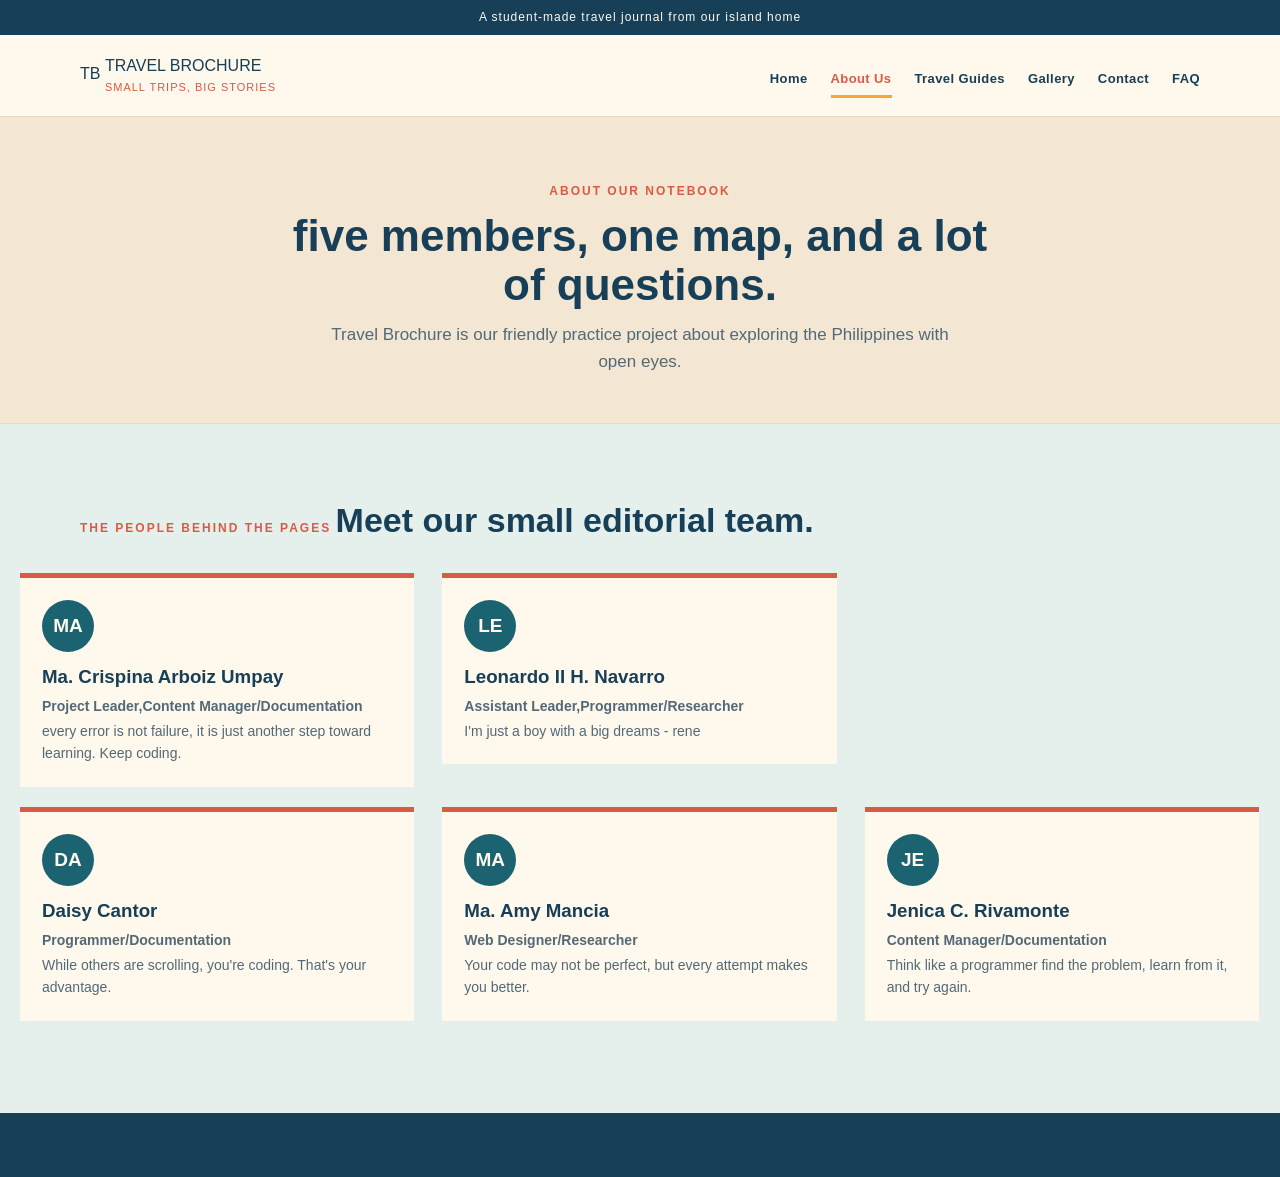
<file: about.html>
<!DOCTYPE html>
<html lang="en">
<head>
  <meta charset="UTF-8">
  <meta name="viewport" content="width=device-width, initial-scale=1.0">
  <title>About Us | Travel Brochure</title>
  <link rel="stylesheet" href="style.css">
  <link rel="icon" href="favicon.svg">
</head>
<body>
  <div class="top-strip">A student-made travel journal from our island home</div>
  <header class="site-header">
    <div class="header-inner">
      <a class="brand" href="index.html">
        <span class="brand-mark-big">TB</span>
        <span class="brand-copy"><span class="brand-name-big">TRAVEL BROCHURE</span><span class="brand-tagline">small trips, big stories</span></span>
      </a>
      <button class="menu-button" id="menu-button" type="button">Menu</button>
      <nav class="main-nav" id="main-nav" aria-label="Main navigation">
        <a href="index.html">Home</a><a href="about.html" class="active">About Us</a><a href="destinations.html">Travel Guides</a><a href="gallery.html">Gallery</a><a href="contact.html">Contact</a><a href="faq.html">FAQ</a>
      </nav>
    </div>
  </header>

  <main>
    <section class="page-intro">
      <span class="page-kicker">About our notebook</span>
      <h1 class="huge-title">five members, one map, and a lot of questions.</h1>
      <p>Travel Brochure is our friendly practice project about exploring the Philippines with open eyes.</p>
    </section>

    <section class="section section-tint">
      <div class="section-heading">
        <span class="eyebrow">The people behind the pages</span>
        <h2>Meet our small editorial team.</h2>
      </div>
      <!-- Team Card with Profile Picture Example -->
       <div class="team-card">
        <span class="initial">MA</span>
        <h3>Ma. Crispina Arboiz Umpay</h3>
        <p><strong>Project Leader,Content Manager/Documentation</strong></p>
        <p>every error is not failure, it is just another step toward learning. Keep coding.</p>
      </div>
      <div class="team-card">
        <span class="initial">LE</span>
        <h3>Leonardo II H. Navarro</h3>
        <p><strong>Assistant Leader,Programmer/Researcher</strong></p>
        <p>I'm just a boy with a big dreams - rene</p>
      </div>
      <div class="team-card">
        <span class="initial">DA</span>
        <h3>Daisy Cantor</h3>
        <p><strong>Programmer/Documentation</strong></p>
        <p>While others are scrolling, you're coding. That's your advantage.</p>
      </div>
      <div class="team-card">
        <span class="initial">MA</span>
        <h3>Ma. Amy Mancia </h3>
        <p><strong>Web Designer/Researcher</strong></p>
        <p>Your code may not be perfect, but every attempt makes you better.</p>
      </div>
      <div class="team-card">
        <span class="initial">JE</span>
        <h3>Jenica C. Rivamonte</h3>
        <p><strong>Content Manager/Documentation</strong></p>
        <p>Think like a programmer find the problem, learn from it, and try again.</p>
      </div>
    </section>

  <footer class="site-footer">
  </footer>
  <script src="script.js"></script>
</body>
</html>
</file>
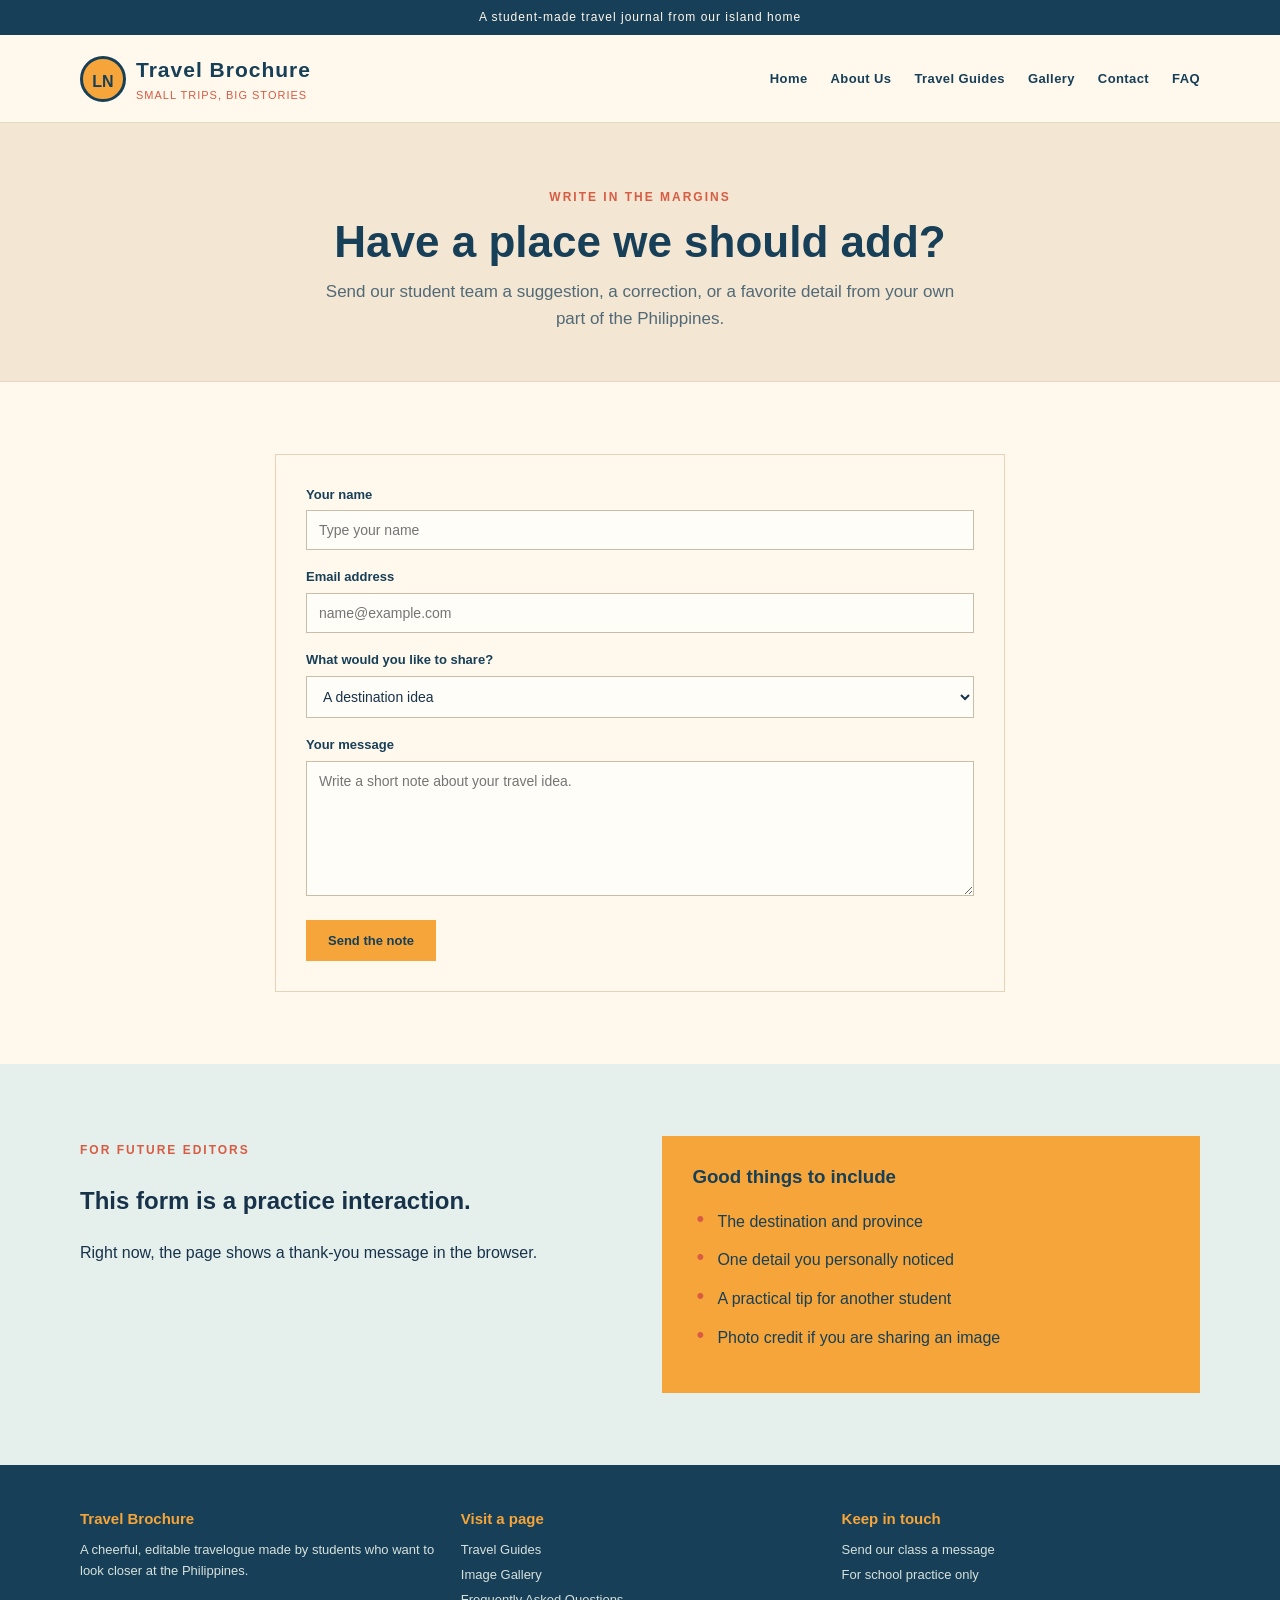
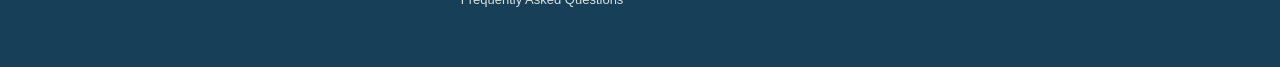
<file: contact.html>
<!DOCTYPE html>
<html lang="en">
<head>
  <meta charset="UTF-8">
  <meta name="viewport" content="width=device-width, initial-scale=1.0">
  <title>Contact | Travel Brochure</title>
  <link rel="stylesheet" href="style.css">
  <link rel="icon" href="favicon.svg">
</head>
<body>
  <div class="top-strip">A student-made travel journal from our island home</div>
  <header class="site-header">
    <div class="header-inner">
      <a class="brand" href="index.html"><span class="brand-mark">LN</span><span class="brand-copy"><span class="brand-name">Travel Brochure</span><span class="brand-tagline">small trips, big stories</span></span></a>
      <button class="menu-button" id="menu-button" type="button">Menu</button>
      <nav class="main-nav" id="main-nav" aria-label="Main navigation">
        <a href="index.html">Home</a><a href="about.html">About Us</a><a href="destinations.html">Travel Guides</a><a href="gallery.html">Gallery</a><a href="contact.html">Contact</a><a href="faq.html">FAQ</a>
      </nav>
    </div>
  </header>

  <main>
    <section class="page-intro">
      <span class="page-kicker">Write in the margins</span>
      <h1>Have a place we should add?</h1>
      <p>Send our student team a suggestion, a correction, or a favorite detail from your own part of the Philippines.</p>
    </section>

    <section class="section">
      <div class="form-card">
        <form id="contact-form">
          <div class="form-row">
            <label for="visitor-name">Your name</label>
            <input id="visitor-name" name="visitor-name" type="text" placeholder="Type your name" required>
          </div>
          <div class="form-row">
            <label for="visitor-email">Email address</label>
            <input id="visitor-email" name="visitor-email" type="email" placeholder="name@example.com" required>
          </div>
          <div class="form-row">
            <label for="topic">What would you like to share?</label>
            <select id="topic" name="topic">
              <option value="destination">A destination idea</option>
              <option value="photo">A photo suggestion</option>
              <option value="correction">A correction</option>
              <option value="school">A school project question</option>
            </select>
          </div>
          <div class="form-row">
            <label for="visitor-message">Your message</label>
            <textarea id="visitor-message" name="visitor-message" placeholder="Write a short note about your travel idea." required></textarea>
          </div>
          <button class="button" type="submit">Send the note</button>
          <div class="form-message" id="form-message" role="status"></div>
        </form>
      </div>
    </section>

    <section class="section section-tint">
      <div class="two-column">
        <div class="column">
          <span class="eyebrow">For future editors</span>
          <h2>This form is a practice interaction.</h2>
          <p>Right now, the page shows a thank-you message in the browser.</p>
        </div>
        <div class="column">
          <div class="note-card"><h3>Good things to include</h3><ul class="check-list"><li>The destination and province</li><li>One detail you personally noticed</li><li>A practical tip for another student</li><li>Photo credit if you are sharing an image</li></ul></div>
        </div>
      </div>
    </section>
  </main>

  <footer class="site-footer">
    <div class="footer-columns">
      <div class="footer-column"><h3>Travel Brochure</h3><p>A cheerful, editable travelogue made by students who want to look closer at the Philippines.</p></div>
      <div class="footer-column"><h3>Visit a page</h3><a href="destinations.html">Travel Guides</a><a href="gallery.html">Image Gallery</a><a href="faq.html">Frequently Asked Questions</a></div>
      <div class="footer-column"><h3>Keep in touch</h3><p><a href="contact.html">Send our class a message</a></p><p>For school practice only</p></div>
    </div>
    
  </footer>
  <script src="script.js"></script>
</body>
</html>
</file>
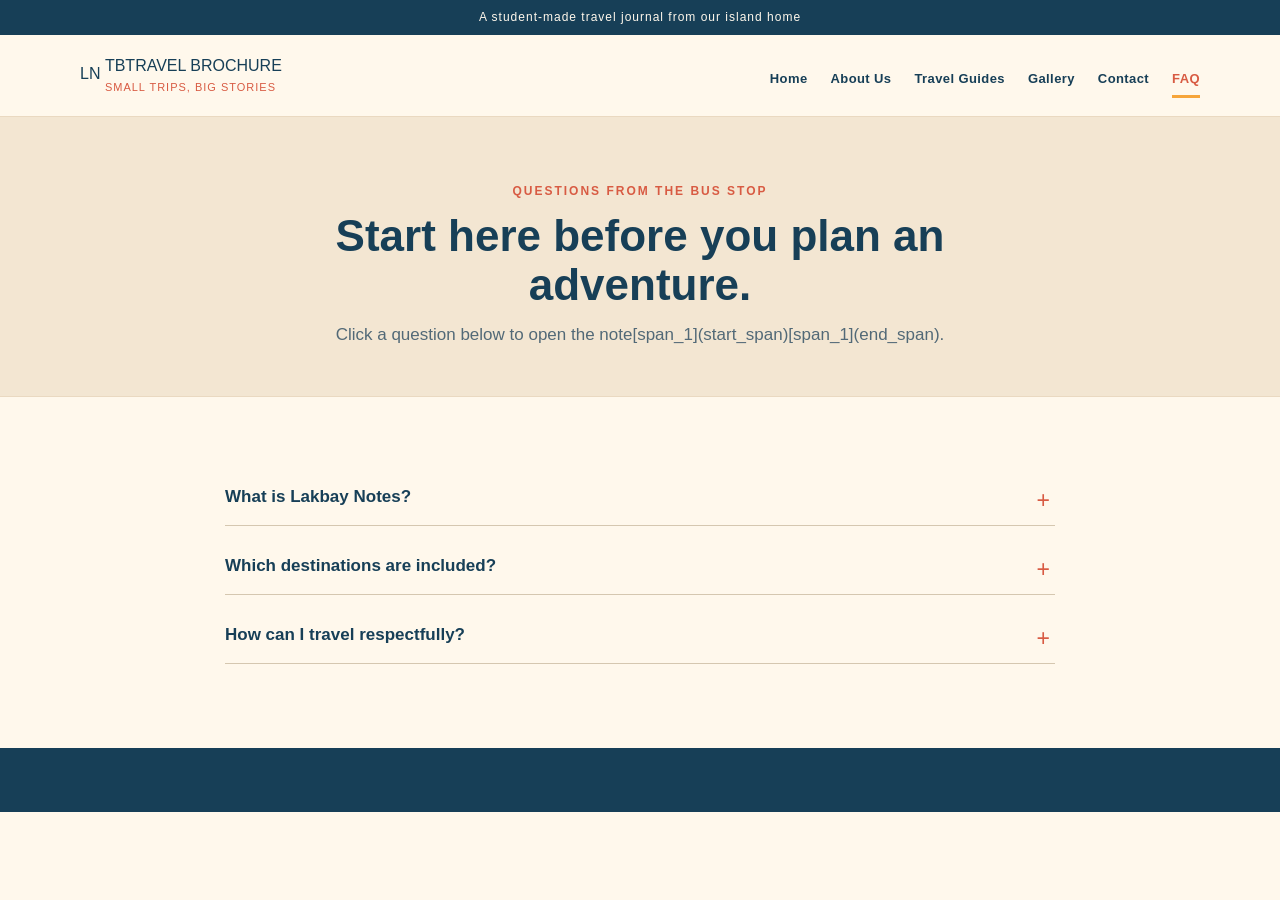
<file: faq.html>
<!DOCTYPE html>
<html lang="en">
<head>
  <meta charset="UTF-8">
  <meta name="viewport" content="width=device-width, initial-scale=1.0">
  <title>FAQ | Travel Brochure</title>
  <link rel="stylesheet" href="style.css">
  <link rel="icon" href="favicon.svg">
</head>
<body>
  <div class="top-strip">A student-made travel journal from our island home</div>
  <header class="site-header">
    <div class="header-inner">
      <a class="brand" href="index.html">
        <span class="brand-mark-big">LN</span>
        <span class="brand-copy">TB<span class="brand-name-big">TRAVEL BROCHURE</span><span class="brand-tagline">small trips, big stories</span></span>
      </a>
      <button class="menu-button" id="menu-button" type="button">Menu</button>
      <nav class="main-nav" id="main-nav" aria-label="Main navigation">
        <a href="index.html">Home</a><a href="about.html">About Us</a><a href="destinations.html">Travel Guides</a><a href="gallery.html">Gallery</a><a href="contact.html">Contact</a><a href="faq.html" class="active">FAQ</a>
      </nav>
    </div>
  </header>

  <main>
    <section class="page-intro">
      <span class="page-kicker">Questions from the bus stop</span>
      <h1 class="huge-title">Start here before you plan an adventure.</h1>
      <p>Click a question below to open the note[span_1](start_span)[span_1](end_span).</p>
    </section>

    <section class="section">
      <div class="faq-list">
        <div class="faq-item">
          <button class="faq-question" type="button">What is Lakbay Notes?</button>
          <div class="faq-answer">It is a school practice travelogue about discovering the Philippines[span_2](start_span)[span_2](end_span).</div>
        </div>
        <div class="faq-item">
          <button class="faq-question" type="button">Which destinations are included?</button>
          <div class="faq-answer">Our first set includes Luzon, Visayas, and Mindanao top tourist stops[span_3](start_span)[span_3](end_span).</div>
        </div>
        <div class="faq-item">
          <button class="faq-question" type="button">How can I travel respectfully?</button>
          <div class="faq-answer">Follow community rules, reduce single-use plastic, and support local businesses[span_4](start_span)[span_4](end_span).</div>
        </div>
      </div>
    </section>
  </main>

  <footer class="site-footer">
  </footer>
  <script src="script.js"></script>
</body>
</html>
</file>
<file: style.css>
/* 
  Philippines Travelogue
  This stylesheet is intentionally simple so students can edit colors,
  spacing, and layout while practicing basic CSS selectors.
*/

* {
  box-sizing: border-box;
}

body {
  margin: 0;
  background: #fff8ec;
  color: #18324a;
  font-family: Arial, Helvetica, sans-serif;
  line-height: 1.6;
}

img {
  max-width: 100%;
  display: block;
}

a {
  color: #1b6371;
}

a:hover {
  color: #d85b43;
}

.top-strip {
  background: #173f57;
  color: #fff8ec;
  padding: 8px 20px;
  text-align: center;
  font-size: 12px;
  letter-spacing: 1px;
}

.site-header {
  background: #fff8ec;
  border-bottom: 1px solid #ead9c1;
  padding: 18px 22px;
}

.header-inner,
.main-content,
.site-footer-inner {
  max-width: 1120px;
  margin: 0 auto;
}

.header-inner:after,
.main-content:after,
.site-footer-inner:after,
.footer-columns:after,
.two-column:after {
  content: "";
  display: table;
  clear: both;
}

.brand {
  float: left;
  display: block;
  text-decoration: none;
  color: #173f57;
}

.brand-mark {
  display: inline-block;
  width: 46px;
  height: 46px;
  margin-right: 10px;
  border-radius: 50%;
  background: #f6a53a;
  color: #173f57;
  font-weight: bold;
  line-height: 46px;
  text-align: center;
  vertical-align: middle;
  border: 3px solid #173f57;
}

.brand-copy {
  display: inline-block;
  vertical-align: middle;
}

.brand-name {
  display: block;
  font-size: 21px;
  font-weight: bold;
  letter-spacing: 1px;
}

.brand-tagline {
  display: block;
  color: #d85b43;
  font-size: 11px;
  letter-spacing: 1px;
  text-transform: uppercase;
}

.menu-button {
  display: none;
  float: right;
  margin-top: 4px;
  padding: 8px 11px;
  border: 1px solid #173f57;
  background: #fff8ec;
  color: #173f57;
  font-weight: bold;
  cursor: pointer;
}

.main-nav {
  float: right;
  margin-top: 12px;
}

.main-nav a {
  display: inline-block;
  margin-left: 23px;
  color: #173f57;
  text-decoration: none;
  font-size: 13px;
  font-weight: bold;
  letter-spacing: .4px;
}

.main-nav a:hover,
.main-nav a.active {
  color: #d85b43;
}

.main-nav a.active {
  border-bottom: 3px solid #f6a53a;
  padding-bottom: 5px;
}

.page-intro {
  padding: 60px 20px 48px;
  background: #f3e6d2;
  text-align: center;
  border-bottom: 1px solid #ead9c1;
}

.page-kicker {
  color: #d85b43;
  font-size: 12px;
  font-weight: bold;
  letter-spacing: 2px;
  text-transform: uppercase;
}

.page-intro h1 {
  max-width: 740px;
  margin: 8px auto 12px;
  color: #173f57;
  font-size: 44px;
  line-height: 1.12;
}

.page-intro p {
  max-width: 650px;
  margin: 0 auto;
  color: #526977;
  font-size: 17px;
}

.hero {
  position: relative;
  min-height: 560px;
  background-color: #265e69;
  overflow: hidden;
}

.hero-image {
  position: absolute;
  z-index: 0;
  width: 100%;
  height: 100%;
  object-fit: cover;
  object-position: center;
}

.hero:before {
  content: "";
  position: absolute;
  top: 0;
  right: 0;
  bottom: 0;
  left: 0;
  background: rgba(17, 54, 70, .58);
  z-index: 1;
}

.hero-content {
  position: relative;
  z-index: 2;
  max-width: 1120px;
  margin: 0 auto;
  padding: 130px 30px 120px;
  color: #fff8ec;
}

.hero-label {
  display: inline-block;
  padding: 6px 10px;
  background: #f6a53a;
  color: #173f57;
  font-size: 12px;
  font-weight: bold;
  letter-spacing: 1px;
  text-transform: uppercase;
}

.hero h1 {
  max-width: 700px;
  margin: 18px 0 14px;
  font-size: 64px;
  line-height: 1.02;
}

.hero p {
  max-width: 540px;
  margin: 0 0 27px;
  font-size: 18px;
}

.button {
  display: inline-block;
  padding: 11px 20px;
  border: 2px solid #f6a53a;
  background: #f6a53a;
  color: #173f57;
  text-decoration: none;
  font-size: 13px;
  font-weight: bold;
}

.button:hover {
  background: #ffd477;
  border-color: #ffd477;
  color: #173f57;
}

.button-light {
  margin-left: 9px;
  border-color: #fff8ec;
  background: transparent;
  color: #fff8ec;
}

.button-light:hover {
  background: #fff8ec;
  border-color: #fff8ec;
  color: #173f57;
}

.section {
  padding: 72px 20px;
}

.section-tint {
  background: #e5f0ed;
}

.section-heading {
  max-width: 1120px;
  margin: 0 auto 32px;
}

.section-heading h2 {
  display: inline-block;
  margin: 5px 30px 0 0;
  color: #173f57;
  font-size: 34px;
  line-height: 1.15;
}

.section-heading p {
  display: inline-block;
  max-width: 450px;
  margin: 0;
  color: #526977;
  vertical-align: bottom;
}

.eyebrow {
  color: #d85b43;
  font-size: 12px;
  font-weight: bold;
  letter-spacing: 2px;
  text-transform: uppercase;
}

.feature-card {
  display: inline-block;
  width: 31.8%;
  margin: 0 1.9% 20px 0;
  vertical-align: top;
  background: #fff8ec;
  border: 1px solid #e5d3ba;
}

.feature-card:last-child {
  margin-right: 0;
}

.feature-card img {
  width: 100%;
  height: 210px;
  object-fit: cover;
}

.feature-card-content {
  padding: 20px;
}

.feature-card h3 {
  margin: 0 0 7px;
  color: #173f57;
  font-size: 22px;
}

.feature-card p {
  margin: 0 0 14px;
  color: #526977;
  font-size: 14px;
}

.text-link {
  color: #d85b43;
  font-size: 13px;
  font-weight: bold;
  text-decoration: none;
}

.text-link:hover {
  text-decoration: underline;
}

.two-column {
  max-width: 1120px;
  margin: 0 auto;
}

.two-column .column {
  float: left;
  width: 48%;
  margin-right: 4%;
}

.two-column .column:last-child {
  margin-right: 0;
}

.note-card {
  padding: 30px;
  background: #f6a53a;
  color: #173f57;
}

.note-card h2,
.note-card h3 {
  margin-top: 0;
  line-height: 1.2;
}

.note-card p {
  margin-bottom: 0;
}

.check-list {
  margin: 20px 0 0;
  padding: 0;
  list-style: none;
}

.check-list li {
  margin-bottom: 13px;
  padding-left: 25px;
  position: relative;
}

.check-list li:before {
  content: "•";
  position: absolute;
  left: 4px;
  color: #d85b43;
  font-size: 22px;
  line-height: 20px;
}

.stats-strip {
  padding: 34px 20px;
  background: #173f57;
  color: #fff8ec;
  text-align: center;
}

.stat {
  display: inline-block;
  width: 24%;
  padding: 0 15px;
  vertical-align: top;
}

.stat strong {
  display: block;
  color: #f6a53a;
  font-size: 31px;
}

.stat span {
  color: #d6e1dd;
  font-size: 12px;
  letter-spacing: .5px;
}

.guide-row {
  display: inline-block;
  width: 48%;
  margin: 0 3.3% 26px 0;
  vertical-align: top;
  background: #fff8ec;
  border-left: 5px solid #f6a53a;
  border-bottom: 1px solid #ead9c1;
}

.guide-row:nth-child(even) {
  margin-right: 0;
}

.guide-row img {
  float: left;
  width: 37%;
  height: 190px;
  object-fit: cover;
}

.guide-copy {
  float: left;
  width: 63%;
  padding: 18px;
}

.guide-copy h3 {
  margin: 0 0 5px;
  color: #173f57;
  font-size: 22px;
}

.guide-copy p {
  margin: 0 0 10px;
  color: #526977;
  font-size: 13px;
}

.tag {
  display: inline-block;
  padding: 3px 8px;
  background: #e5f0ed;
  color: #1b6371;
  font-size: 11px;
  font-weight: bold;
  letter-spacing: .5px;
  text-transform: uppercase;
}

.gallery-item {
  display: inline-block;
  width: 31.8%;
  margin: 0 1.9% 25px 0;
  vertical-align: top;
  cursor: pointer;
}

.gallery-item:nth-child(3n) {
  margin-right: 0;
}

.gallery-item img {
  width: 100%;
  height: 240px;
  object-fit: cover;
  border: 7px solid #fff8ec;
  outline: 1px solid #e5d3ba;
}

.gallery-item p {
  margin: 9px 0 0;
  color: #526977;
  font-size: 13px;
  text-align: center;
}

.gallery-message,
.form-message {
  display: none;
  margin: 18px 0 0;
  padding: 13px 16px;
  background: #e5f0ed;
  border-left: 4px solid #1b6371;
  color: #173f57;
  font-weight: bold;
}

.team-card {
  display: inline-block;
  width: 31.8%;
  margin: 0 1.9% 20px 0;
  padding: 22px;
  background: #fff8ec;
  border-top: 5px solid #d85b43;
  vertical-align: top;
}

.team-card:last-child {
  margin-right: 0;
}

.initial {
  display: inline-block;
  width: 52px;
  height: 52px;
  margin-bottom: 10px;
  border-radius: 50%;
  background: #1b6371;
  color: #fff8ec;
  font-size: 19px;
  font-weight: bold;
  line-height: 52px;
  text-align: center;
}

.team-card h3 {
  margin: 0;
  color: #173f57;
}

.team-card p {
  margin: 3px 0 0;
  color: #526977;
  font-size: 14px;
}

.form-card {
  max-width: 730px;
  margin: 0 auto;
  padding: 30px;
  background: #fff8ec;
  border: 1px solid #e5d3ba;
}

.form-row {
  margin-bottom: 17px;
}

.form-row label {
  display: block;
  margin-bottom: 5px;
  color: #173f57;
  font-size: 13px;
  font-weight: bold;
}

.form-row input,
.form-row textarea,
.form-row select {
  width: 100%;
  padding: 11px 12px;
  border: 1px solid #c7bda9;
  border-radius: 0;
  background: #fffdf7;
  color: #18324a;
  font-family: Arial, Helvetica, sans-serif;
  font-size: 14px;
}

.form-row textarea {
  min-height: 135px;
  resize: vertical;
}

.form-row input:focus,
.form-row textarea:focus,
.form-row select:focus {
  outline: 2px solid #f6a53a;
  border-color: #173f57;
}

.faq-list {
  max-width: 830px;
  margin: 0 auto;
}

.faq-item {
  margin-bottom: 12px;
  border-bottom: 1px solid #d5c7b0;
}

.faq-question {
  width: 100%;
  padding: 18px 38px 18px 0;
  border: 0;
  background: transparent;
  color: #173f57;
  font-family: Arial, Helvetica, sans-serif;
  font-size: 17px;
  font-weight: bold;
  text-align: left;
  cursor: pointer;
  position: relative;
}

.faq-question:after {
  content: "+";
  position: absolute;
  right: 5px;
  color: #d85b43;
  font-size: 23px;
  font-weight: normal;
}

.faq-question.open:after {
  content: "−";
}

.faq-answer {
  display: none;
  padding: 0 40px 18px 0;
  color: #526977;
}

.faq-answer.open {
  display: block;
}

.quote {
  max-width: 760px;
  margin: 0 auto;
  padding: 33px;
  border-left: 5px solid #f6a53a;
  background: #f3e6d2;
  color: #173f57;
  font-size: 20px;
  font-weight: bold;
}

.quote span {
  display: block;
  margin-top: 13px;
  color: #d85b43;
  font-size: 12px;
  font-weight: normal;
  letter-spacing: 1px;
  text-transform: uppercase;
}

.site-footer {
  padding: 42px 20px 22px;
  background: #173f57;
  color: #d6e1dd;
}

.footer-columns {
  max-width: 1120px;
  margin: 0 auto 30px;
}

.footer-column {
  float: left;
  width: 32%;
  margin-right: 2%;
}

.footer-column:last-child {
  margin-right: 0;
}

.footer-column h3 {
  margin: 0 0 9px;
  color: #f6a53a;
  font-size: 15px;
}

.footer-column p,
.footer-column a {
  margin: 0;
  color: #d6e1dd;
  font-size: 13px;
}

.footer-column a {
  display: block;
  margin-bottom: 4px;
  text-decoration: none;
}

.footer-column a:hover {
  color: #f6a53a;
}

.copyright {
  max-width: 1120px;
  margin: 0 auto;
  padding-top: 19px;
  border-top: 1px solid #356074;
  color: #a9c1bd;
  font-size: 12px;
}

@media (max-width: 760px) {
  .site-header {
    padding: 14px 17px;
  }

  .menu-button {
    display: block;
  }

  .main-nav {
    display: none;
    float: none;
    clear: both;
    padding-top: 15px;
  }

  .main-nav.open {
    display: block;
  }

  .main-nav a {
    display: block;
    margin: 0;
    padding: 9px 0;
    border-bottom: 1px solid #ead9c1;
  }

  .main-nav a.active {
    padding-bottom: 9px;
  }

  .hero {
    min-height: 520px;
  }

  .hero-content {
    padding: 105px 22px 90px;
  }

  .hero h1 {
    font-size: 44px;
  }

  .hero p {
    font-size: 16px;
  }

  .button-light {
    margin: 12px 0 0;
  }

  .page-intro {
    padding: 44px 20px 36px;
  }

  .page-intro h1 {
    font-size: 35px;
  }

  .section {
    padding: 48px 17px;
  }

  .section-heading h2 {
    display: block;
    margin-right: 0;
    font-size: 29px;
  }

  .feature-card,
  .team-card,
  .guide-row,
  .gallery-item {
    display: block;
    width: 100%;
    margin: 0 0 20px;
  }

  .guide-row img,
  .guide-copy {
    float: none;
    width: 100%;
  }

  .guide-row img {
    height: 205px;
  }

  .two-column .column {
    float: none;
    width: 100%;
    margin: 0 0 25px;
  }

  .two-column .column:last-child {
    margin-bottom: 0;
  }

  .stat {
    width: 49%;
    margin-bottom: 20px;
  }

  .stat:nth-last-child(-n+2) {
    margin-bottom: 0;
  }

  .footer-column {
    float: none;
    width: 100%;
    margin: 0 0 24px;
  }

  .footer-column:last-child {
    margin-bottom: 0;
  }

  .form-card {
    padding: 21px;
  }

  .quote {
    padding: 24px;
    font-size: 17px;
  }
  /* --- BIG LOGO, LARGE HEADINGS, AND FAQ STYLES --- */

.brand-mark-big {
  display: inline-block;
  width: 65px;
  height: 65px;
  margin-right: 12px;
  border-radius: 50%;
  background: #f6a53a;
  color: #173f57;
  font-size: 24px;
  font-weight: bold;
  line-height: 65px;
  text-align: center;
  vertical-align: middle;
  border: 4px solid #173f57;
}

.brand-name-big {
  display: block;
  font-size: 28px;
  font-weight: bold;
  letter-spacing: 1.5px;
  color: #173f57;
}

.huge-title {
  font-size: 48px !important;
  font-weight: bold;
  line-height: 1.1;
  text-transform: uppercase;
}

h1, h2 {
  letter-spacing: 0.5px;
}

.faq-answer {
  display: none;
  padding: 0 40px 18px 0;
  color: #526977;
}

.faq-answer.open {
  display: block;
}

}
</file>
